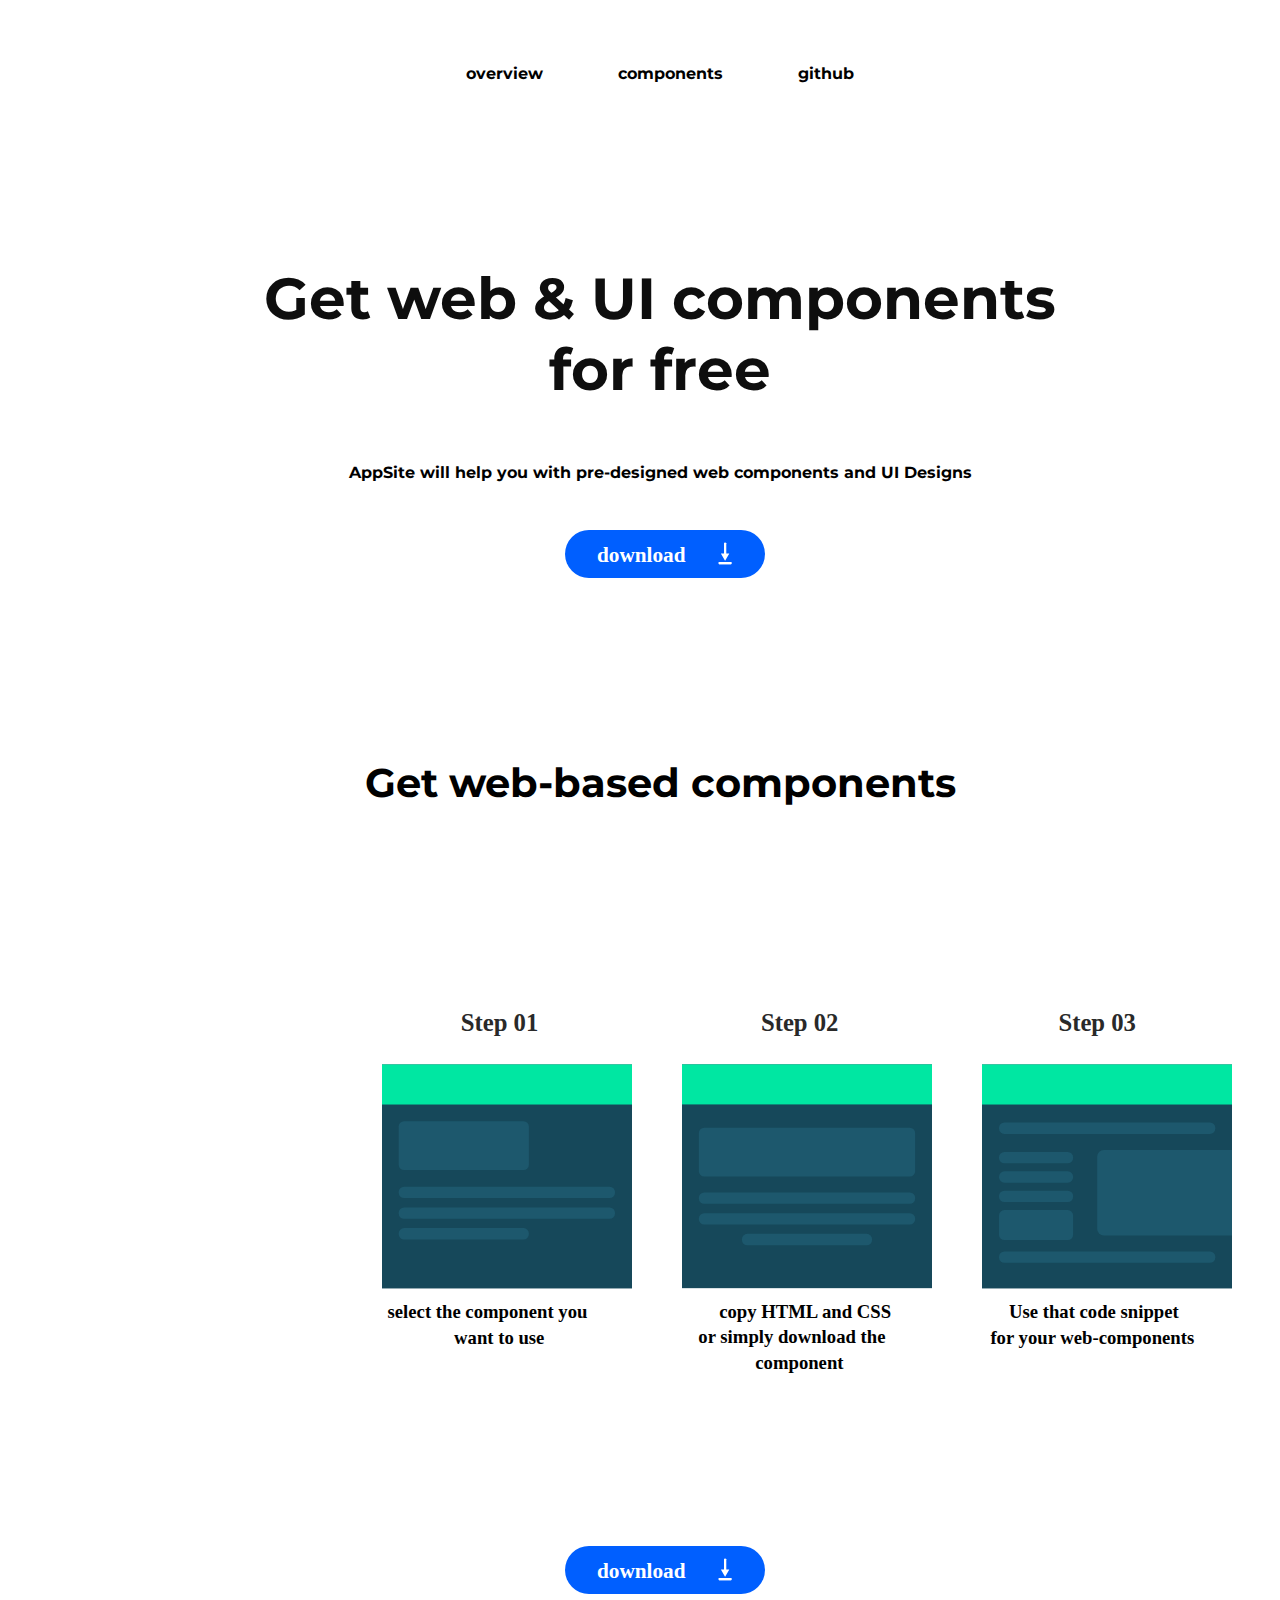
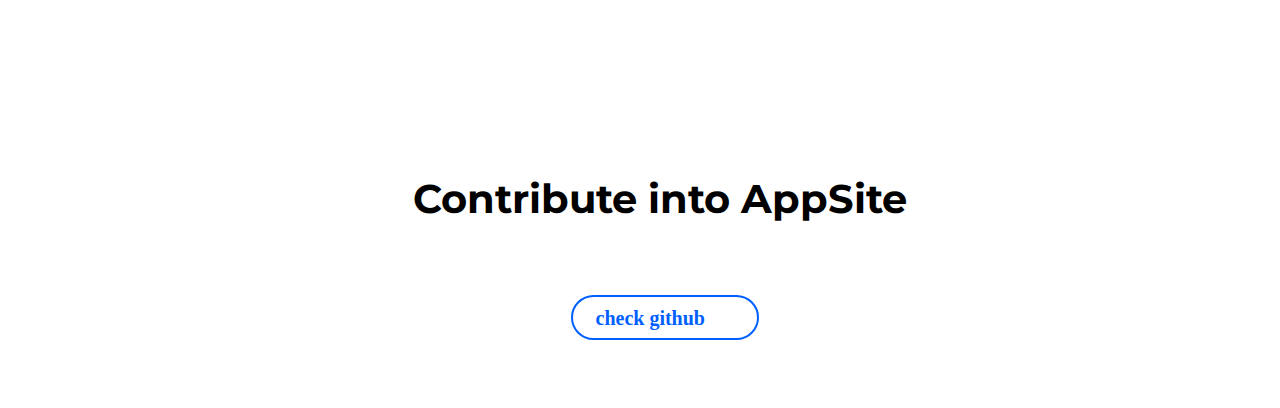
<file: index.htm>
<!DOCTYPE html>
<html lang="en">
<head>
  <meta charset="UTF-8">
  <meta name="viewport" content="width=device-width, initial-scale=1.0">
  <link rel="stylesheet" href="css/style.css">
  <link rel="stylesheet" href="css/variables.css">

  <style media="action">
    ::selection {
      color: black;
      background-color: teal;
    }

    #introduction-section {
      /* background-image: url('/assets/graphics/bg@2x.png');
      background-attachment: fixed;
      /* // height: 100%; */
      background-position: center;
      background-repeat: no-repeat;
      background-size: cover;
    }
    </style>
  <title>AppSite</title>
</head>
<body>
  <div id="header">
      <a href="index.htm" id="overview" class="option">
        overview
      </a>
      <a href="components/components.htm" id="components" class="option">
        components
      </a>
      <a href="https://www.github.com/yashsehgal/appsite-web" id="github" class="option">
        github
      </a>
  </div>

  <div id="introduction-section">
    <p id="introduction-headline">
      Get web & UI components<br />for free
    </p>
    <p id="description-text">
      AppSite will help you with pre-designed web components and UI Designs
    </p>

    <a href="#" download>
      <img src="assets/buttons/mainDownloadButton.svg" alt="downloadProject" id="mainDownloadButton" class="button">
    </a>
  </div>

  <div id="get-components-section">
    <p id="get-components-headline">
      Get web-based components
    </p>

    <div id="card-demo-flex" class="flex-container">
      <div id="selection-demo" class="card-demo">
        <img src="assets/cards/demoComponent01.svg" alt="card-01" id="card-01" class="card">
      </div>
      <div id="copy-code-demo" class="card-demo">
        <img src="assets/cards/demoComponent02.svg" alt="card-02" id="card-02" class="card">
      </div>
      <div id="usage-demo" class="card-demo">
        <img src="assets/cards/demoComponent03.svg" alt="card-03" id="card-03" class="card">
      </div>
    </div>

    <a href="#" download>
      <img src="assets/buttons/mainDownloadButton.svg" alt="downloadProject" id="mainDownloadButton" class="button">
    </a>

  </div>

  <div id="contribute-now-section">
    <p id="contribute-now-headline">
      Contribute into AppSite
    </p>
    <a href="https://www.github.com/yashsehgal/appsite-web">
      <img src="assets/buttons/githubButton.svg" alt="github" id="githubCheckoutButton" class="button">
    </a>
  </div>

  <div id="footer">

  </div>
  <script src="js/app.js">
  </script>
</body>
</html>
</file>
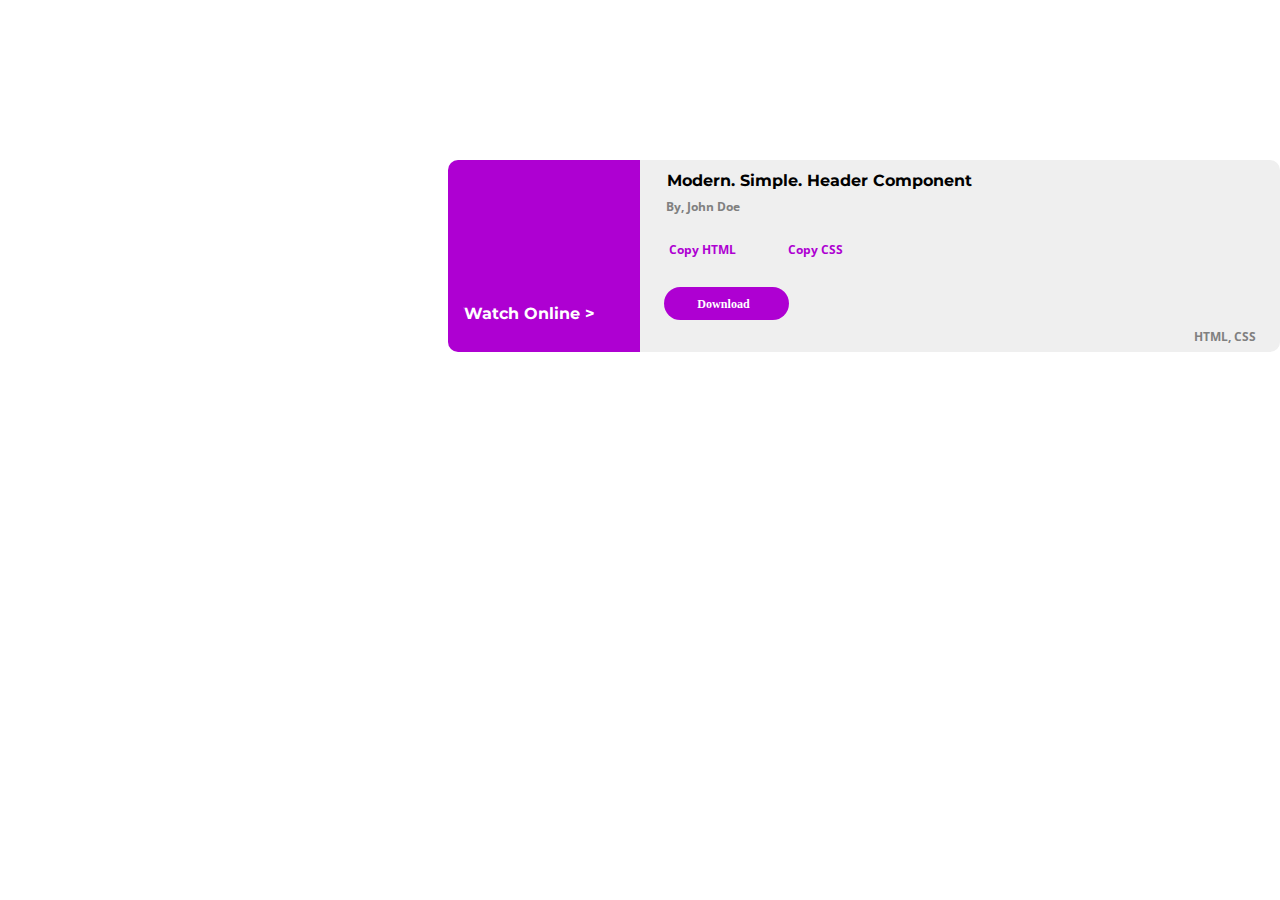
<file: card01/index.htm>
<!DOCTYPE html>
<html lang="en">
<head>
  <meta charset="UTF-8">
  <meta name="viewport" content="width=device-width, initial-scale=1.0">
  <link rel="stylesheet" href="style.css">
  <title>Document</title>
</head>
<body>
  <div id="root">
    <div id="container">
      <!--innerHTML component-->
    </div>
  </div>
  <script src="app.js">
  </script>
</body>
</html>
</file>
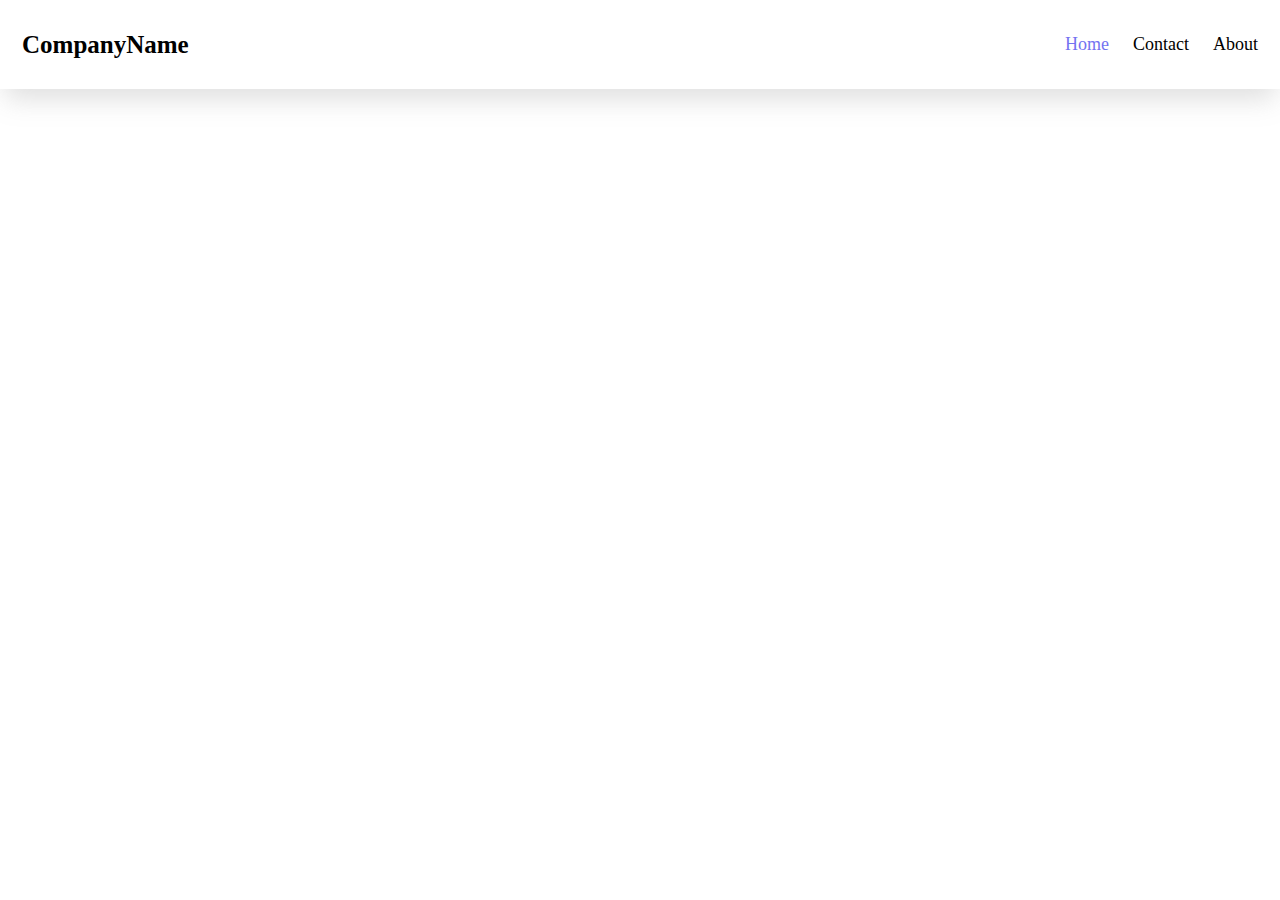
<file: components/component-items/header-components/HC_C001_CODE/index.htm>
<!DOCTYPE html>
<html lang="en">
<head>
    <meta charset="UTF-8">
    <meta name="viewport" content="width=device-width, initial-scale=1.0">
    <link rel="stylesheet" href="style.css">
    <title>Document</title>
</head>
<body>
    <div class="header">
        <!-- <img src="" alt="logo-image" id="logo-image"> -->
        <a href="#default" class="logo" >CompanyName</a>
        <div class="header-right">
          <a class="active" href="#home" class="header-options" >Home</a>
          <a href="#contact" class="header-options" >Contact</a>
          <a href="#about" class="header-options" >About</a>
        </div>
      </div>
</body>
</html>
</file>
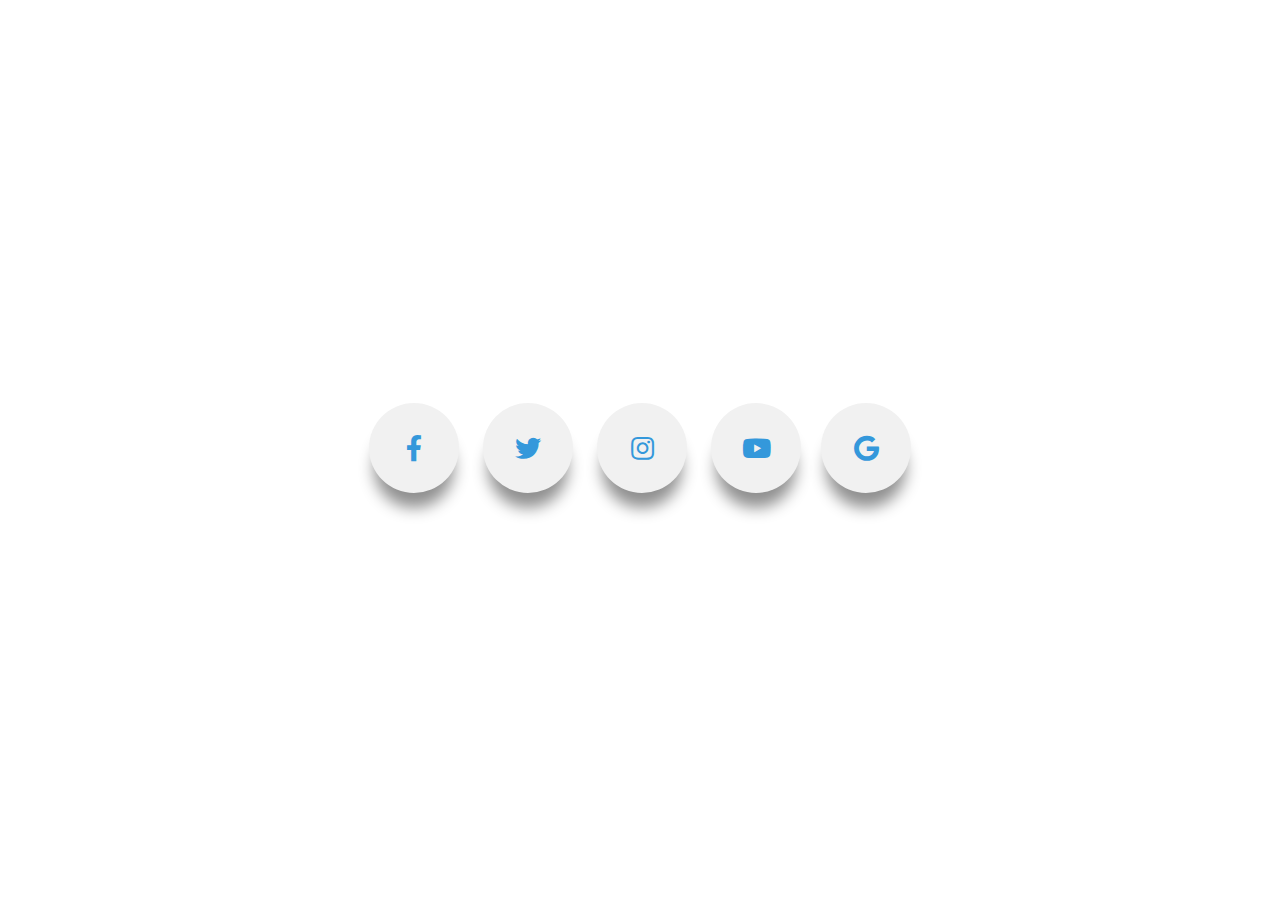
<file: components/component-items/social-media-icons-component/SMIC_C001_CODE/index.htm>
<!DOCTYPE html>
<html lang="en">
<head>
    <meta charset="UTF-8">
    <meta name="viewport" content="width=device-width, initial-scale=1.0">
    <link rel="stylesheet" href="style.css">
    <link rel="stylesheet" href="https://use.fontawesome.com/releases/v5.4.1/css/all.css">
    <title>Social Media Buttons</title>
</head>
<body>
    <div class="center">
        <a class="btn" href="#">
            <i class="fab fa-facebook-f"></i>
          </a>
          <a class="btn" href="#">
            <i class="fab fa-twitter"></i>
          </a>
          <a class="btn" href="#">
            <i class="fab fa-instagram"></i>
          </a>
          <a class="btn" href="#">
            <i class="fab fa-youtube"></i>
            <a class="btn" href="#">
                <i class="fab fa-google"></i>
            </a>
    </div>
</body>
</html>
</file>
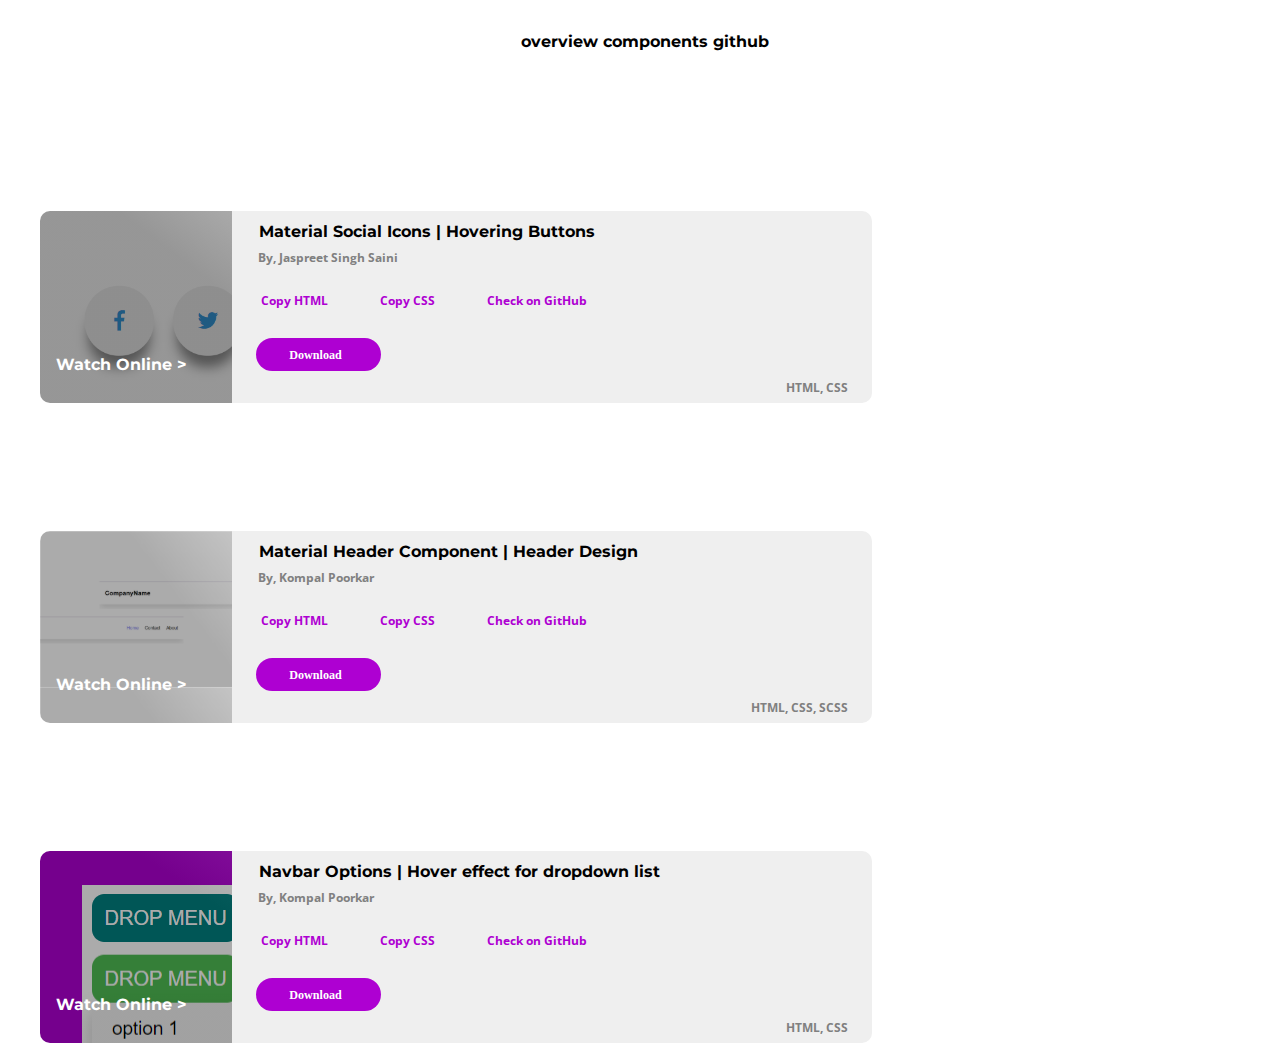
<file: components/components.htm>
<!DOCTYPE html>
<html lang="en">
<head>
  <meta charset="UTF-8">
  <meta name="viewport" content="width=device-width, initial-scale=1.0">
  <link rel="stylesheet" href="css/style.css">
  <link rel="stylesheet" href="css/componentStyle.css">
  <link rel="stylesheet" href="../css/variables.css">

  <!-- <style type="text/css">
    #component-screenshot {
    /* background-image: url('/components/component-items/social-media-icons-component/SMIC_C001_CODE/Image\ 1.svg'); */
    /* // background-attachment: fixed; */
    /* // height: 100%; */
    background-position: center;
    background-repeat: no-repeat;
    background-size: cover;
}
  </style> -->

  <title>Components | AppSite</title>
</head>
<body>

  <div id="header">
      <a href="../index.htm" id="overview" class="option">
        overview
      </a>
      <a href="components.htm" id="components" class="option">
        components
      </a>
      <a href="https://www.github.com/yashsehgal/appsite-web" id="github" class="option">
        github
      </a>
  </div>


  <div id="component"></div>

  <div id="component-container">
  <div id="component-screenshot" style="
    background-image: url('/components/component-items/social-media-icons-component/SMIC_C001_CODE/Image\ 1.svg');
  ">
      <p id="watch-online" class="watchOnline" onclick="redirectToComponent('../components/component-items/social-media-icons-component/SMIC_C001_CODE/index.htm');">Watch Online ></p>
    </div>
    <div id="flex-handler">
    <div id="component-description">
    <p id="component-title-heading" class="componentTitleHeading">
      Material Social Icons | Hovering Buttons
    </p>
      <p id="user-description" class="user-desc">
      By, Jaspreet Singh Saini
      </p>
     
      <div id="component-usage-buttons">
        <div id="link-margin-handler">
          <a href="#" id="getCodeLink" onclick="redirectToComponentCode(`../components/component-items/social-media-icons-component/SMIC_C001_CODE/html.txt`);">Copy HTML</a>
          <a href="#" id="getCodeLink" onclick="redirectToComponentCode(`../components/component-items/social-media-icons-component/SMIC_C001_CODE/css.txt`);">Copy CSS</a>
          <a href="#" id="getCodeLink" onclick="redirectToPage(`https://www.github.com/yashsehgal/appsite-web/tree/master/components/component-items/social-media-icons-component/SMIC_C001_CODE`);">Check on GitHub</a>
        </div>
        <a href="../components/component-items/social-media-icons-component/SMIC_C001_CODE/component-SMIC_C001_CODE.zip" download>
          <img src="assets/downloadButton01.svg" alt="download" id="downloadCodeButton">
        </a>
      </div>
     
      <p id="languages-used">HTML, CSS</p>
    </div>
    </div>
  </div>

  

  <div id="component-container">
  <div id="component-screenshot" style="
    background-image: url('/components/component-items/header-components/HC_C001_CODE/Image\ 4.svg');
  ">
      <!-- <a href="../components/component-items/header-components/HC_C001_CODE/index.htm"></a> -->
      <p id="watch-online" class="watchOnline" onclick="redirectToComponent('../components/component-items/header-components/HC_C001_CODE/index.htm');">Watch Online ></p>
    </div>
    <div id="flex-handler">
    <div id="component-description">
    <p id="component-title-heading" class="componentTitleHeading">
      Material Header Component | Header Design
    </p>
      <p id="user-description" class="user-desc">
      By, Kompal Poorkar
      </p>
     
      <div id="component-usage-buttons">
        <div id="link-margin-handler">
          <a href="../components/component-items/header-components/HC_C001_CODE/html.txt"></a>
          <a href="#" id="getCodeLink" onclick="redirectToComponentCode(`../components/component-items/header-components/HC_C001_CODE/html.txt`);">Copy HTML</a>
          <a href="#" id="getCodeLink" onclick="redirectToComponentCode(`../components/component-items/header-components/HC_C001_CODE/css.txt`);">Copy CSS</a>
          <a href="#" id="getCodeLink" onclick="redirectToPage(`https://github.com/yashsehgal/appsite-web/tree/master/components/component-items/header-components/HC_C001_CODE`);">Check on GitHub</a>
        </div>
        <a href="../components/component-items/header-components/HC_C001_CODE/HC_C001_CODE.zip" download>
          <img src="assets/downloadButton01.svg" alt="download" id="downloadCodeButton">
        </a>
      </div>
     
      <p id="languages-used">HTML, CSS, SCSS</p>
    </div>
    </div>
  </div>

  <div id="component-container">
  <div id="component-screenshot" style="
    background-image: url('/components/component-items/navbar-option-list-components/NBOL_C001_CODE/Group\ 18.svg');
  ">
      <p id="watch-online" class="watchOnline" onclick="redirectToComponent('../components/component-items/social-media-icons-component/SMIC_C001_CODE/index.htm');">Watch Online ></p>
    </div>
    <div id="flex-handler">
    <div id="component-description">
    <p id="component-title-heading" class="componentTitleHeading">
      Navbar Options | Hover effect for dropdown list
    </p>
      <p id="user-description" class="user-desc">
      By, Kompal Poorkar
      </p>
     
      <div id="component-usage-buttons">
        <div id="link-margin-handler">
          <a href="#" id="getCodeLink" onclick="redirectToComponentCode(`../components/component-items/social-media-icons-component/SMIC_C001_CODE/html.txt`);">Copy HTML</a>
          <a href="#" id="getCodeLink" onclick="redirectToComponentCode(`../components/component-items/social-media-icons-component/SMIC_C001_CODE/css.txt`);">Copy CSS</a>
          <a href="#" id="getCodeLink" onclick="redirectToPage(`https://www.github.com/yashsehgal/appsite-web/tree/master/components/component-items/social-media-icons-component/SMIC_C001_CODE`);">Check on GitHub</a>
        </div>
        <a href="../components/component-items/social-media-icons-component/SMIC_C001_CODE/component-SMIC_C001_CODE.zip" download>
          <img src="assets/downloadButton01.svg" alt="download" id="downloadCodeButton">
        </a>
      </div>
     
      <p id="languages-used">HTML, CSS</p>
    </div>
    </div>
  </div>

  <!-- <script src="js/component.js"></script> -->
  <script src="js/links.js"></script>
</body>
</html>
</file>
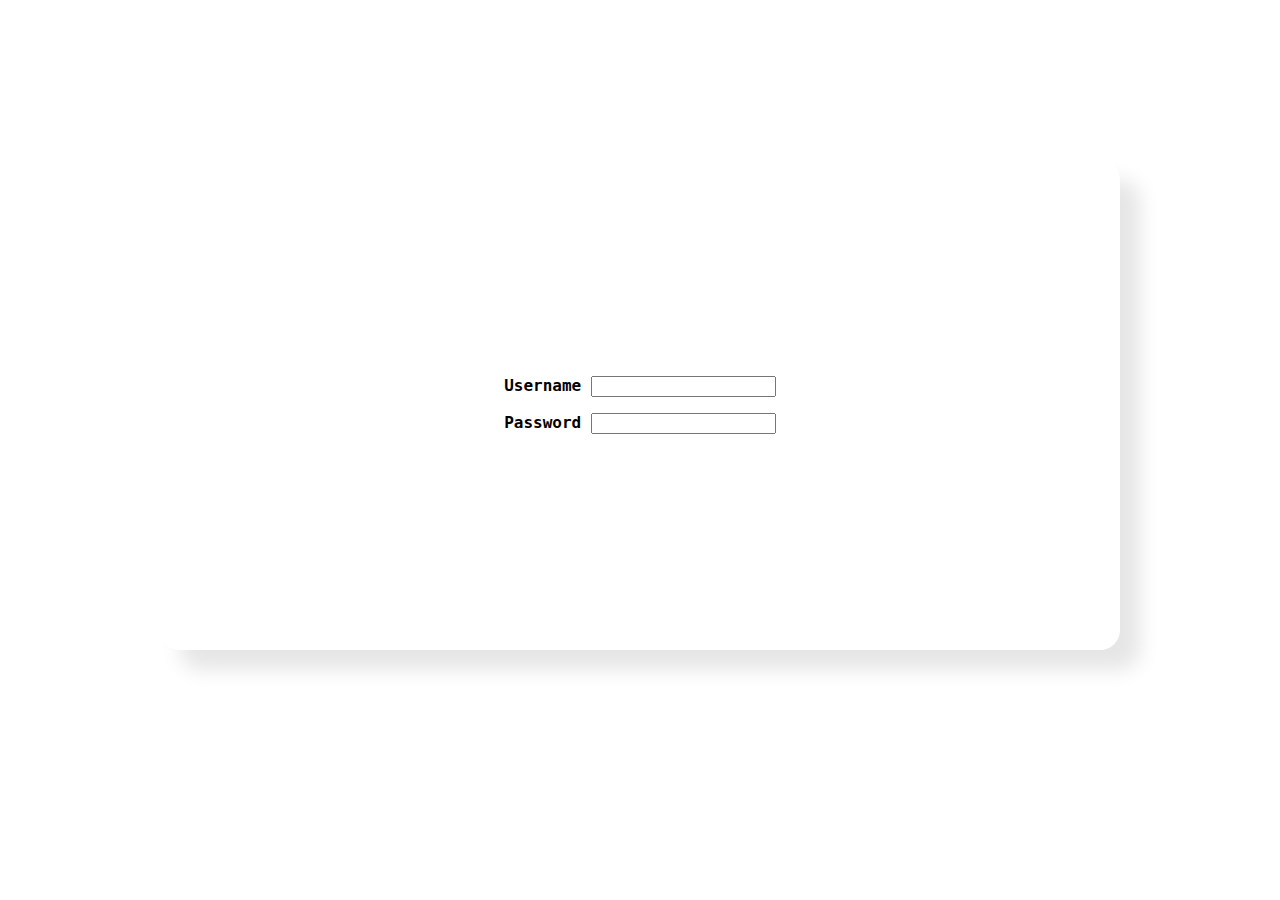
<file: examples/headerExample.htm>
<!DOCTYPE html>
<html lang="en">
<head>
  <meta charset="UTF-8">
  <meta name="viewport" content="width=device-width, initial-scale=1.0">

  <style type="text/css">

    body {
      margin: 10em;
    }
    #login-form {
      background-color: white;
      padding: 200px;
      text-align: center;
      box-shadow: 20px 20px 20px rgb(230, 230, 230);
      border-radius: 20px;
      /* opacity: 20%; */
    }

    #usernameTitle, #passwordTitle {
      font-family: 'Montserrat', monospace;
      /* font-size: large; */
      font-weight: bold;
    }

  </style>
  <title>Header Example</title>
</head>
<body>
  <div id="login-form">
    <form action="GET" id="loginForm" class="login">
      <p id="usernameTitle"> Username
        <input type="text" id="usernameInput">
      </p>

      <p id="passwordTitle"> Password
      <input type="password" id="passwordInput">
      </p>
    </form>
  </div>
</body>
</html>
</file>
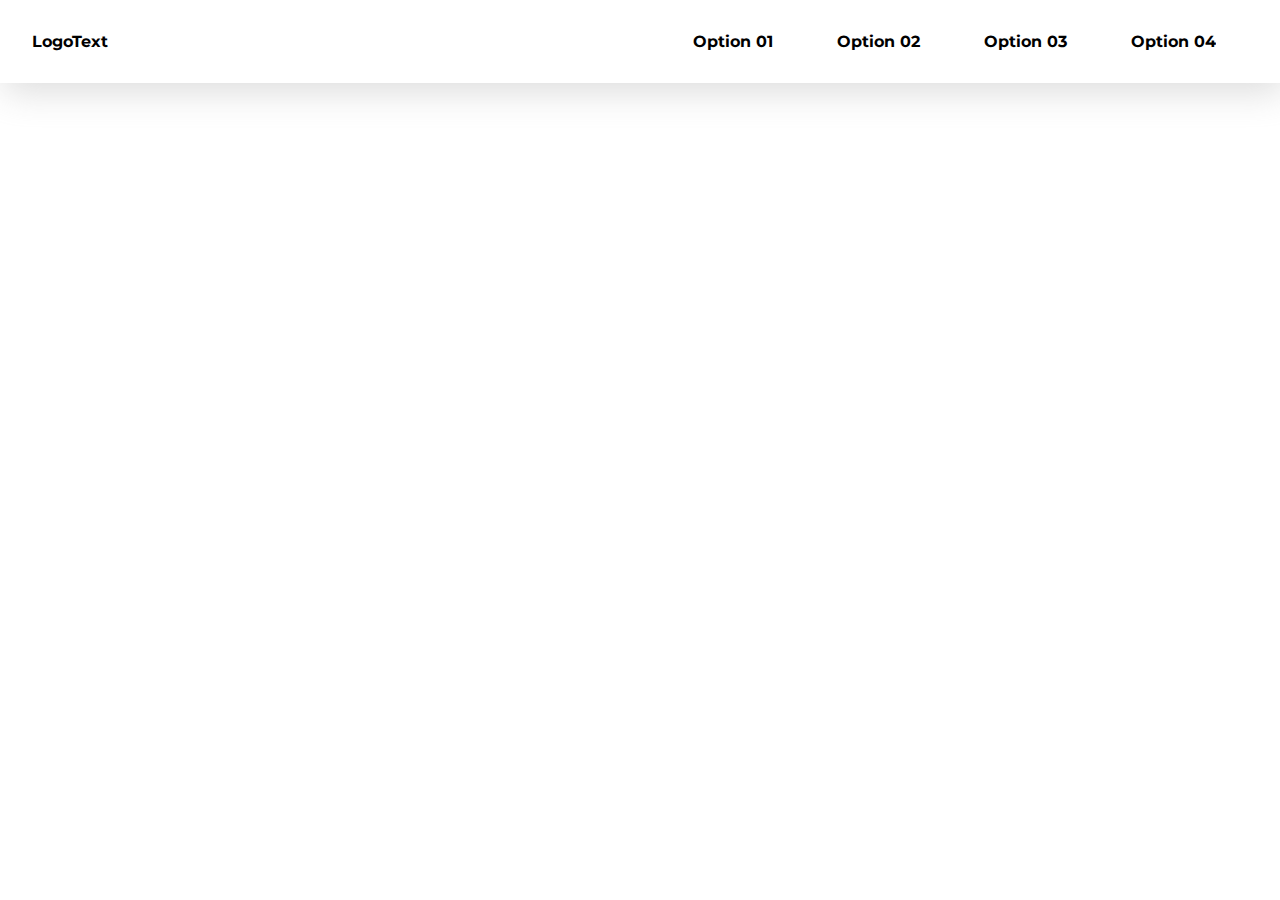
<file: components/headerComponents/header-01/main.htm>
<!DOCTYPE html>
<html lang="en">
<head>
  <meta charset="UTF-8">
  <meta name="viewport" content="width=device-width, initial-scale=1.0">
  <!--linking google fonts package-->
  <link 
  href="https://fonts.googleapis.com/css2?family=Montserrat&amp;display=swap" 
  rel="stylesheet">
  <!--linking CSS-->
  <link 
  rel="stylesheet" 
  href="style.css">
  <title>HeaderComponent_White_Shadow_Montserrat_Font_With_Logo_Plain__HeaderComponent_Header01</title>
</head>
<body>
  <div id="root">
    <div id="header_01_component" class="headerComponents">
      <div id="headerLogo">
        <p id="logo">LogoText</p>
      </div>
      <div id="headerOptions">
        <p id="option04" class="headerOption">Option 04</p>
        <p id="option03" class="headerOption">Option 03</p>
        <p id="option02" class="headerOption">Option 02</p>
        <p id="option01" class="headerOption">Option 01</p>
      </div>
    </div>
  </div>
</body>
</html>
</file>
<file: css/style.css>
* {
  margin-left: 40px;
  margin-right: 30px;
  margin-top: 2em;
}

#header {
  text-align: center;
  width: auto;
  overflow: hidden;
}

.option {
  color: black;
  font-family: var(--headline-font);
  font-weight: bolder;
  text-decoration: none;
}

#introduction-section {
  text-align: center;
  padding: var(--container-spacing);
}

#introduction-headline {
  text-align: center;
  font-family: var(--headline-font);
  color: #0e0e0e;
  font-weight: bolder;
  font-size: 58px;
}

#description-text {
  text-align: center;
  font-family: var(--headline-font);
  font-weight: bold;
  font-size: medium;
  color: black;
}

#mainDownloadButton {
  text-align: center;
  text-decoration: none;
  background: none;
  width: 200px;
}

#get-components-section {
  text-align: center;
  padding: var(--container-spacing);
}

#get-components-headline {
  color: black;
  font-family: var(--headline-font);
  font-weight: bolder;
  font-size: 40px;
}

#card-demo-flex {
  text-align: center;
}

.flex-container {
  display: -webkit-box;
  display: -ms-flexbox;
  display: flex;
  text-align: center;
  -ms-flex-wrap: nowrap;
      flex-wrap: nowrap;
  background-color: none;
}

.flex-container > div {
  /* // background-color: none; */
  background: inherit;
  width: 100px;
  margin: 100px;
  text-align: center;
  line-height: 100px;
  font-size: 30px;
  /* // padding-left: 4em; */
}

.card {
  cursor: context-menu;
  width: 250px;
  margin-left: 3em;
  margin-right: 3em;
}

.component-animation {
  display: inline-block;
  width: 800px;
  height: 600px;
  -webkit-box-sizing: border-box;
          box-sizing: border-box;
  margin-top: 40px;
  position: relative;
}

.column .blind .blindImg {
  position: absolute;
  top: 0;
  height: 100%;
  -webkit-box-sizing: border-box;
          box-sizing: border-box;
}

.blind {
  overflow: hidden;
}

.blindImg {
  width: 100%;
  background-size: cover;
}

#contribute-now-section {
  text-align: center;
  padding: var(--container-spacing);
}

#contribute-now-headline {
  color: black;
  font-family: var(--headline-font);
  font-weight: bolder;
  font-size: 40px;
}
/*# sourceMappingURL=style.css.map */
</file>
<file: css/variables.css>
@import url("https://fonts.googleapis.com/css2?family=Montserrat&display=swap");
:root {
  --primary-color: #005FFF;
  --secondary-color: black;
  --headline-font: 'Montserrat', monospace;
  --description-font: 'Open Sans', monospace;
  --container-spacing: 2em;
}
/*# sourceMappingURL=variables.css.map */
</file>
<file: card01/style.css>
@import url("https://fonts.googleapis.com/css2?family=Montserrat&display=swap");
@import url("https://fonts.googleapis.com/css2?family=Open+Sans&display=swap");
body {
  margin-left: 28em;
  margin-right: 6em;
}

#component-container {
  width: 52em;
  height: 10em;
  border-top-left-radius: 10px;
  border-bottom-left-radius: 10px;
}

#component-screenshot {
  float: left;
  width: 12em;
  height: 12em;
  background-color: #AE00D2;
  border-top-left-radius: 10px;
  border-bottom-left-radius: 10px;
}

#component-description {
  float: right;
  width: 40em;
  height: 12em;
  background-color: #EFEFEF;
  border-top-right-radius: 10px;
  border-bottom-right-radius: 10px;
}

#watch-online {
  color: white;
  font-family: 'Montserrat', monospace;
  font-weight: bold;
  margin-top: 9em;
  margin-left: 1em;
}

#component-title-heading {
  color: black;
  font-family: 'Montserrat', monospace;
  font-weight: bold;
  margin-left: 1.7em;
}

#user-description {
  color: gray;
  font-family: 'Open Sans';
  font-weight: bold;
  font-size: 12px;
  margin-left: 2.2em;
}

#getCodeLink {
  color: #AE00D2;
  font-family: 'Open Sans';
  text-decoration: none;
  font-weight: bold;
  font-size: 12px;
  margin-right: 4em;
}

#languages-used {
  color: gray;
  font-family: 'Open Sans';
  font-size: 12px;
  font-weight: bold;
  float: right;
  margin-right: 2em;
}

#downloadCodeButton {
  width: 125px;
  margin-left: 1.5em;
}

#flex-handler {
  padding-left: 2em;
  line-height: 10px;
  -webkit-margin-before: 10em;
          margin-block-start: 10em;
}

#link-margin-handler {
  margin: 2em;
  margin-left: 1.8em;
}
/*# sourceMappingURL=style.css.map */
</file>
<file: components/component-items/header-components/HC_C001_CODE/style.css>
body {
  margin: 0;
}

.header {
  overflow: hidden;
  background-color: #ffffff;
  padding: 20px 10px;
  -webkit-box-shadow: 0px 15px 25px -5px rgba(133, 131, 131, 0.26);
  box-shadow: 0px 15px 25px -5px rgba(133, 131, 131, 0.26);
}

.header a {
  float: left;
  color: black;
  text-align: center;
  padding: 12px;
  text-decoration: none;
  font-size: 18px;
  line-height: 25px;
  border-radius: 4px;
}

.header a.logo {
  font-size: 25px;
  font-weight: bold;
}

.header a:hover {
  background-color: #ddd;
  color: black;
}

.header a.active {
  color: #7373f1;
}

.header-right {
  float: right;
}

@media screen and (max-width: 500px) {
  .header a {
    float: none;
    display: block;
    text-align: left;
  }
  .header-right {
    float: none;
  }
}
/*# sourceMappingURL=style.css.map */
</file>
<file: components/component-items/social-media-icons-component/SMIC_C001_CODE/style.css>
body {

  margin: 0;
  padding: 0;

}

.center {
  position: absolute;
  top: 50%;
  transform: translateY(-50%);
  width: 100%;
  text-align: center;

}

.btn {
  display: inline-block;
  width: 90px;
  height: 90px;
  background: #f1f1f1;
  margin: 10px;
  border-radius: 60%;
  box-shadow: 0 20px 15px -5px #00000070;
  color: #3498db;
  overflow: hidden;
  position: relative;
}

.btn i {
  line-height: 90px;
  font-size: 26px;
  transition: 0.2s linear;
}

.btn:hover i {
  transform: scale(1.3);
  color: #f1f1f1;
}

.btn::before {
  content: "";
  position: absolute;
  width: 120%;
  height: 120%;
  background: #3498DB;
  transform: rotate(45deg);
  left: -110%;
  top: 90%;
}

.btn:hover::before {
  animation: aaa 0.7s 1;
  top: -10%;
  left: -10%;
}

@keyframes aaa {
  0% {
    left: -110%;
    top: 90%;
  }

  50% {
    left: 10%;
    top: -30%;
  }

  100% {
    top: -10%;
    left: -10%;
  }
}
</file>
<file: components/css/style.css>
body {
  margin-left: 40px;
  margin-right: 30px;
  margin-top: 2em;
}

#header {
  text-align: center;
  width: auto;
  overflow: hidden;
}

.option {
  color: black;
  font-family: var(--headline-font);
  font-weight: bolder;
  text-decoration: none;
}

#introduction-section {
  text-align: center;
  padding: var(--container-spacing);
}

#introduction-headline {
  text-align: center;
  font-family: var(--headline-font);
  color: #0e0e0e;
  font-weight: bolder;
  font-size: 58px;
}

#description-text {
  text-align: center;
  font-family: var(--headline-font);
  font-weight: bold;
  font-size: medium;
  color: black;
}

#mainDownloadButton {
  text-align: center;
  text-decoration: none;
  background: none;
  width: 200px;
}

#get-components-section {
  text-align: center;
  padding: var(--container-spacing);
}

#get-components-headline {
  color: black;
  font-family: var(--headline-font);
  font-weight: bolder;
  font-size: 40px;
}

#card-demo-flex {
  text-align: center;
}

.flex-container {
  display: -webkit-box;
  display: -ms-flexbox;
  display: flex;
  text-align: center;
  -ms-flex-wrap: nowrap;
      flex-wrap: nowrap;
  background-color: none;
}

.flex-container > div {
  /* // background-color: none; */
  background: inherit;
  width: 100px;
  margin: 100px;
  text-align: center;
  line-height: 100px;
  font-size: 30px;
  /* // padding-left: 4em; */
}

.card {
  cursor: context-menu;
  width: 250px;
  margin-left: 3em;
  margin-right: 3em;
}
/*# sourceMappingURL=style.css.map */
</file>
<file: components/css/componentStyle.css>
@import url("https://fonts.googleapis.com/css2?family=Montserrat&display=swap");
@import url("https://fonts.googleapis.com/css2?family=Open+Sans&display=swap");
#component-container {
  width: 52em;
  height: 10em;
  border-top-left-radius: 10px;
  border-bottom-left-radius: 10px;
}

#component-screenshot {
  float: left;
  width: 12em;
  height: 12em;
  background-color: #AE00D2;
  border-top-left-radius: 10px;
  border-bottom-left-radius: 10px;
}

#component-description {
  float: right;
  width: 40em;
  height: 12em;
  background-color: #EFEFEF;
  border-top-right-radius: 10px;
  border-bottom-right-radius: 10px;
}

#watch-online {
  color: white;
  font-family: 'Montserrat', monospace;
  font-weight: bold;
  margin-top: 9em;
  margin-left: 1em;
}

#component-title-heading {
  color: black;
  font-family: 'Montserrat', monospace;
  font-weight: bold;
  margin-left: 1.7em;
}

#user-description {
  color: gray;
  font-family: 'Open Sans';
  font-weight: bold;
  font-size: 12px;
  margin-left: 2.2em;
}

#getCodeLink {
  color: #AE00D2;
  font-family: 'Open Sans';
  text-decoration: none;
  font-weight: bold;
  font-size: 12px;
  margin-right: 4em;
}

#languages-used {
  color: gray;
  font-family: 'Open Sans';
  font-size: 12px;
  font-weight: bold;
  float: right;
  margin-right: 2em;
}

#downloadCodeButton {
  width: 125px;
  margin-left: 1.5em;
}

#flex-handler {
  padding-left: 2em;
  line-height: 10px;
  -webkit-margin-before: 10em;
          margin-block-start: 10em;
}

#link-margin-handler {
  margin: 2em;
  margin-left: 1.8em;
}

.watchOnline {
  text-decoration: none;
  cursor: pointer;
}
/*# sourceMappingURL=componentStyle.css.map */
</file>
<file: components/headerComponents/header-01/style.css>
* {
  margin: 0;
}

#header_01_component {
  margin: 0;
  background-color: white;
  overflow: hidden;
  width: auto;
  padding: 2em;
  -webkit-box-shadow: 4px 8px 36px rgba(179, 179, 179, 0.479);
          box-shadow: 4px 8px 36px rgba(179, 179, 179, 0.479);
}

#headerLogo {
  float: left;
}

#logo {
  font-family: 'Montserrat', monospace;
  float: left;
  font-weight: bold;
}

#headerOptions {
  float: right;
}

.headerOption {
  float: right;
  font-family: 'Montserrat', monospace;
  font-weight: bold;
  font-size: medium;
  padding-left: 2em;
  padding-right: 2em;
}
/*# sourceMappingURL=style.css.map */
</file>
